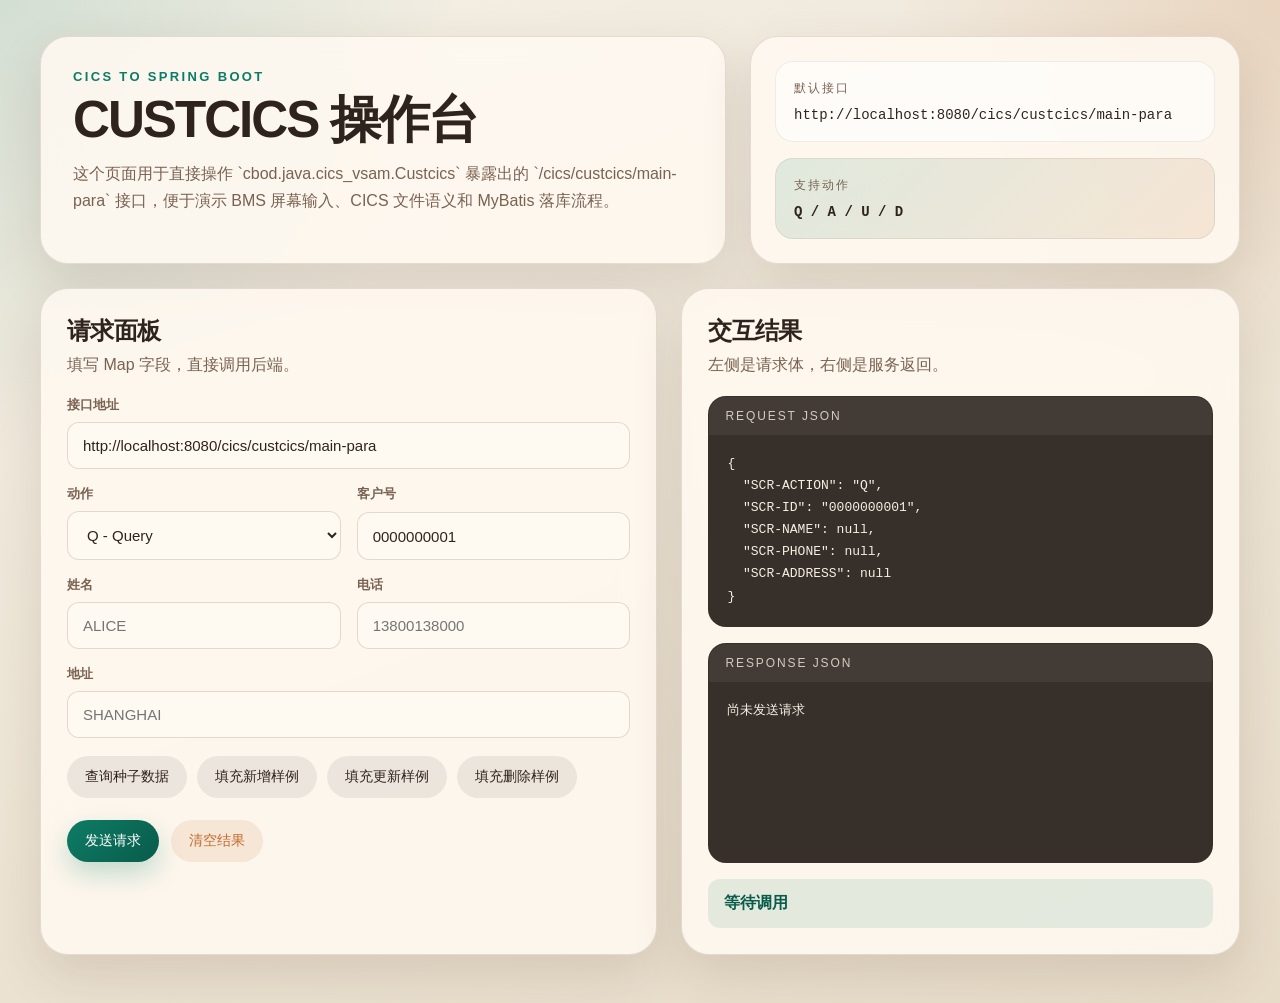
<file: webui/index.html>
<!DOCTYPE html>
<html lang="zh-CN">
<head>
    <meta charset="UTF-8">
    <meta name="viewport" content="width=device-width, initial-scale=1.0">
    <title>CUSTCICS Web UI</title>
    <link rel="stylesheet" href="./styles.css">
</head>
<body>
<div class="page-shell">
    <header class="hero">
        <div class="hero-copy">
            <p class="eyebrow">CICS to Spring Boot</p>
            <h1>CUSTCICS 操作台</h1>
            <p class="hero-text">
                这个页面用于直接操作 `cbod.java.cics_vsam.Custcics` 暴露出的
                `/cics/custcics/main-para` 接口，便于演示 BMS 屏幕输入、CICS 文件语义和 MyBatis 落库流程。
            </p>
        </div>
        <div class="hero-panel">
            <div class="status-card">
                <span class="status-label">默认接口</span>
                <code id="default-endpoint">http://localhost:8080/cics/custcics/main-para</code>
            </div>
            <div class="status-card accent">
                <span class="status-label">支持动作</span>
                <strong>Q / A / U / D</strong>
            </div>
        </div>
    </header>

    <main class="layout">
        <section class="panel form-panel">
            <div class="panel-head">
                <h2>请求面板</h2>
                <p>填写 Map 字段，直接调用后端。</p>
            </div>

            <div class="form-grid">
                <label class="field field-wide">
                    <span>接口地址</span>
                    <input id="endpoint" type="text" value="http://localhost:8080/cics/custcics/main-para">
                </label>

                <label class="field">
                    <span>动作</span>
                    <select id="action">
                        <option value="Q">Q - Query</option>
                        <option value="A">A - Add</option>
                        <option value="U">U - Update</option>
                        <option value="D">D - Delete</option>
                    </select>
                </label>

                <label class="field">
                    <span>客户号</span>
                    <input id="customer-id" type="text" value="0000000001" maxlength="10">
                </label>

                <label class="field">
                    <span>姓名</span>
                    <input id="customer-name" type="text" placeholder="ALICE" maxlength="30">
                </label>

                <label class="field">
                    <span>电话</span>
                    <input id="customer-phone" type="text" placeholder="13800138000" maxlength="15">
                </label>

                <label class="field field-wide">
                    <span>地址</span>
                    <input id="customer-address" type="text" placeholder="SHANGHAI" maxlength="50">
                </label>
            </div>

            <div class="quick-actions">
                <button class="preset" data-preset="query-seed">查询种子数据</button>
                <button class="preset" data-preset="add-demo">填充新增样例</button>
                <button class="preset" data-preset="update-demo">填充更新样例</button>
                <button class="preset" data-preset="delete-demo">填充删除样例</button>
            </div>

            <div class="cta-row">
                <button id="send-request" class="primary">发送请求</button>
                <button id="clear-log" class="secondary">清空结果</button>
            </div>
        </section>

        <section class="panel output-panel">
            <div class="panel-head">
                <h2>交互结果</h2>
                <p>左侧是请求体，右侧是服务返回。</p>
            </div>

            <div class="io-grid">
                <div class="code-block">
                    <div class="code-head">Request JSON</div>
                    <pre id="request-preview">{}</pre>
                </div>
                <div class="code-block">
                    <div class="code-head">Response JSON</div>
                    <pre id="response-preview">尚未发送请求</pre>
                </div>
            </div>

            <div class="message-strip" id="message-strip">
                等待调用
            </div>
        </section>
    </main>
</div>

<script src="./app.js"></script>
</body>
</html>
</file>
<file: webui/styles.css>
:root {
    --bg: #f4efe5;
    --bg-deep: #e7dcc8;
    --panel: rgba(255, 250, 241, 0.86);
    --panel-strong: #fffaf1;
    --line: rgba(77, 47, 30, 0.14);
    --text: #2f241d;
    --muted: #7a6251;
    --brand: #0d7c66;
    --brand-strong: #095b4a;
    --accent: #c26a2d;
    --shadow: 0 20px 50px rgba(83, 57, 40, 0.14);
    --radius-xl: 28px;
    --radius-lg: 18px;
    --radius-md: 12px;
    --mono: "IBM Plex Mono", "SFMono-Regular", Consolas, monospace;
    --sans: "Avenir Next", "Segoe UI", "PingFang SC", "Noto Sans SC", sans-serif;
}

* {
    box-sizing: border-box;
}

body {
    margin: 0;
    min-height: 100vh;
    background:
        radial-gradient(circle at top left, rgba(13, 124, 102, 0.14), transparent 28%),
        radial-gradient(circle at top right, rgba(194, 106, 45, 0.16), transparent 24%),
        linear-gradient(160deg, var(--bg), var(--bg-deep));
    color: var(--text);
    font-family: var(--sans);
}

.page-shell {
    max-width: 1240px;
    margin: 0 auto;
    padding: 36px 20px 48px;
}

.hero {
    display: grid;
    grid-template-columns: 1.4fr 1fr;
    gap: 24px;
    align-items: stretch;
    margin-bottom: 24px;
}

.hero-copy,
.hero-panel,
.panel {
    backdrop-filter: blur(16px);
    background: var(--panel);
    border: 1px solid var(--line);
    border-radius: var(--radius-xl);
    box-shadow: var(--shadow);
}

.hero-copy {
    padding: 32px;
}

.eyebrow {
    margin: 0 0 10px;
    font-size: 13px;
    letter-spacing: 0.18em;
    text-transform: uppercase;
    color: var(--brand);
    font-weight: 700;
}

.hero h1 {
    margin: 0 0 14px;
    font-size: clamp(34px, 4vw, 56px);
    line-height: 1.02;
    letter-spacing: -0.04em;
}

.hero-text {
    margin: 0;
    color: var(--muted);
    font-size: 16px;
    line-height: 1.7;
}

.hero-panel {
    padding: 24px;
    display: grid;
    gap: 16px;
    align-content: center;
}

.status-card {
    padding: 18px;
    border-radius: var(--radius-lg);
    background: rgba(255, 255, 255, 0.56);
    border: 1px solid rgba(77, 47, 30, 0.08);
}

.status-card.accent {
    background: linear-gradient(135deg, rgba(13, 124, 102, 0.12), rgba(194, 106, 45, 0.12));
}

.status-label {
    display: block;
    margin-bottom: 8px;
    font-size: 12px;
    text-transform: uppercase;
    letter-spacing: 0.16em;
    color: var(--muted);
}

.status-card code,
.status-card strong {
    font-family: var(--mono);
    font-size: 14px;
    color: var(--text);
}

.layout {
    display: grid;
    grid-template-columns: 1.05fr 0.95fr;
    gap: 24px;
}

.panel {
    padding: 26px;
}

.panel-head {
    margin-bottom: 20px;
}

.panel-head h2 {
    margin: 0 0 8px;
    font-size: 24px;
    letter-spacing: -0.03em;
}

.panel-head p {
    margin: 0;
    color: var(--muted);
}

.form-grid {
    display: grid;
    grid-template-columns: repeat(2, minmax(0, 1fr));
    gap: 16px;
}

.field {
    display: grid;
    gap: 8px;
}

.field-wide {
    grid-column: 1 / -1;
}

.field span {
    font-size: 13px;
    color: var(--muted);
    font-weight: 700;
}

.field input,
.field select {
    width: 100%;
    border: 1px solid rgba(77, 47, 30, 0.16);
    background: var(--panel-strong);
    border-radius: var(--radius-md);
    padding: 14px 15px;
    font-size: 15px;
    color: var(--text);
    outline: none;
    transition: border-color 0.2s ease, transform 0.2s ease, box-shadow 0.2s ease;
}

.field input:focus,
.field select:focus {
    border-color: var(--brand);
    transform: translateY(-1px);
    box-shadow: 0 0 0 4px rgba(13, 124, 102, 0.10);
}

.quick-actions {
    display: flex;
    flex-wrap: wrap;
    gap: 10px;
    margin-top: 18px;
}

.preset,
.primary,
.secondary {
    border: none;
    border-radius: 999px;
    padding: 12px 18px;
    font-size: 14px;
    cursor: pointer;
    transition: transform 0.18s ease, box-shadow 0.18s ease, opacity 0.18s ease;
}

.preset {
    background: rgba(47, 36, 29, 0.08);
    color: var(--text);
}

.primary {
    background: linear-gradient(135deg, var(--brand), var(--brand-strong));
    color: #fff;
    box-shadow: 0 12px 26px rgba(13, 124, 102, 0.24);
}

.secondary {
    background: rgba(194, 106, 45, 0.12);
    color: var(--accent);
}

.preset:hover,
.primary:hover,
.secondary:hover {
    transform: translateY(-1px);
}

.cta-row {
    display: flex;
    gap: 12px;
    margin-top: 22px;
}

.io-grid {
    display: grid;
    grid-template-columns: 1fr;
    gap: 16px;
}

.code-block {
    border-radius: var(--radius-lg);
    overflow: hidden;
    border: 1px solid rgba(77, 47, 30, 0.10);
    background: rgba(43, 34, 29, 0.94);
}

.code-head {
    padding: 12px 16px;
    font-size: 12px;
    text-transform: uppercase;
    letter-spacing: 0.16em;
    background: rgba(255, 255, 255, 0.06);
    color: rgba(255, 244, 231, 0.78);
}

pre {
    margin: 0;
    padding: 18px;
    min-height: 180px;
    overflow: auto;
    font-family: var(--mono);
    font-size: 13px;
    line-height: 1.7;
    color: #f6efe3;
}

.message-strip {
    margin-top: 16px;
    padding: 14px 16px;
    border-radius: var(--radius-md);
    background: rgba(13, 124, 102, 0.10);
    color: var(--brand-strong);
    font-weight: 700;
}

.message-strip.error {
    background: rgba(194, 56, 45, 0.12);
    color: #9d2b21;
}

@media (max-width: 960px) {
    .hero,
    .layout {
        grid-template-columns: 1fr;
    }
}

@media (max-width: 640px) {
    .page-shell {
        padding: 18px 14px 32px;
    }

    .hero-copy,
    .hero-panel,
    .panel {
        padding: 20px;
        border-radius: 22px;
    }

    .form-grid {
        grid-template-columns: 1fr;
    }

    .cta-row {
        flex-direction: column;
    }

    .primary,
    .secondary {
        width: 100%;
    }
}
</file>
